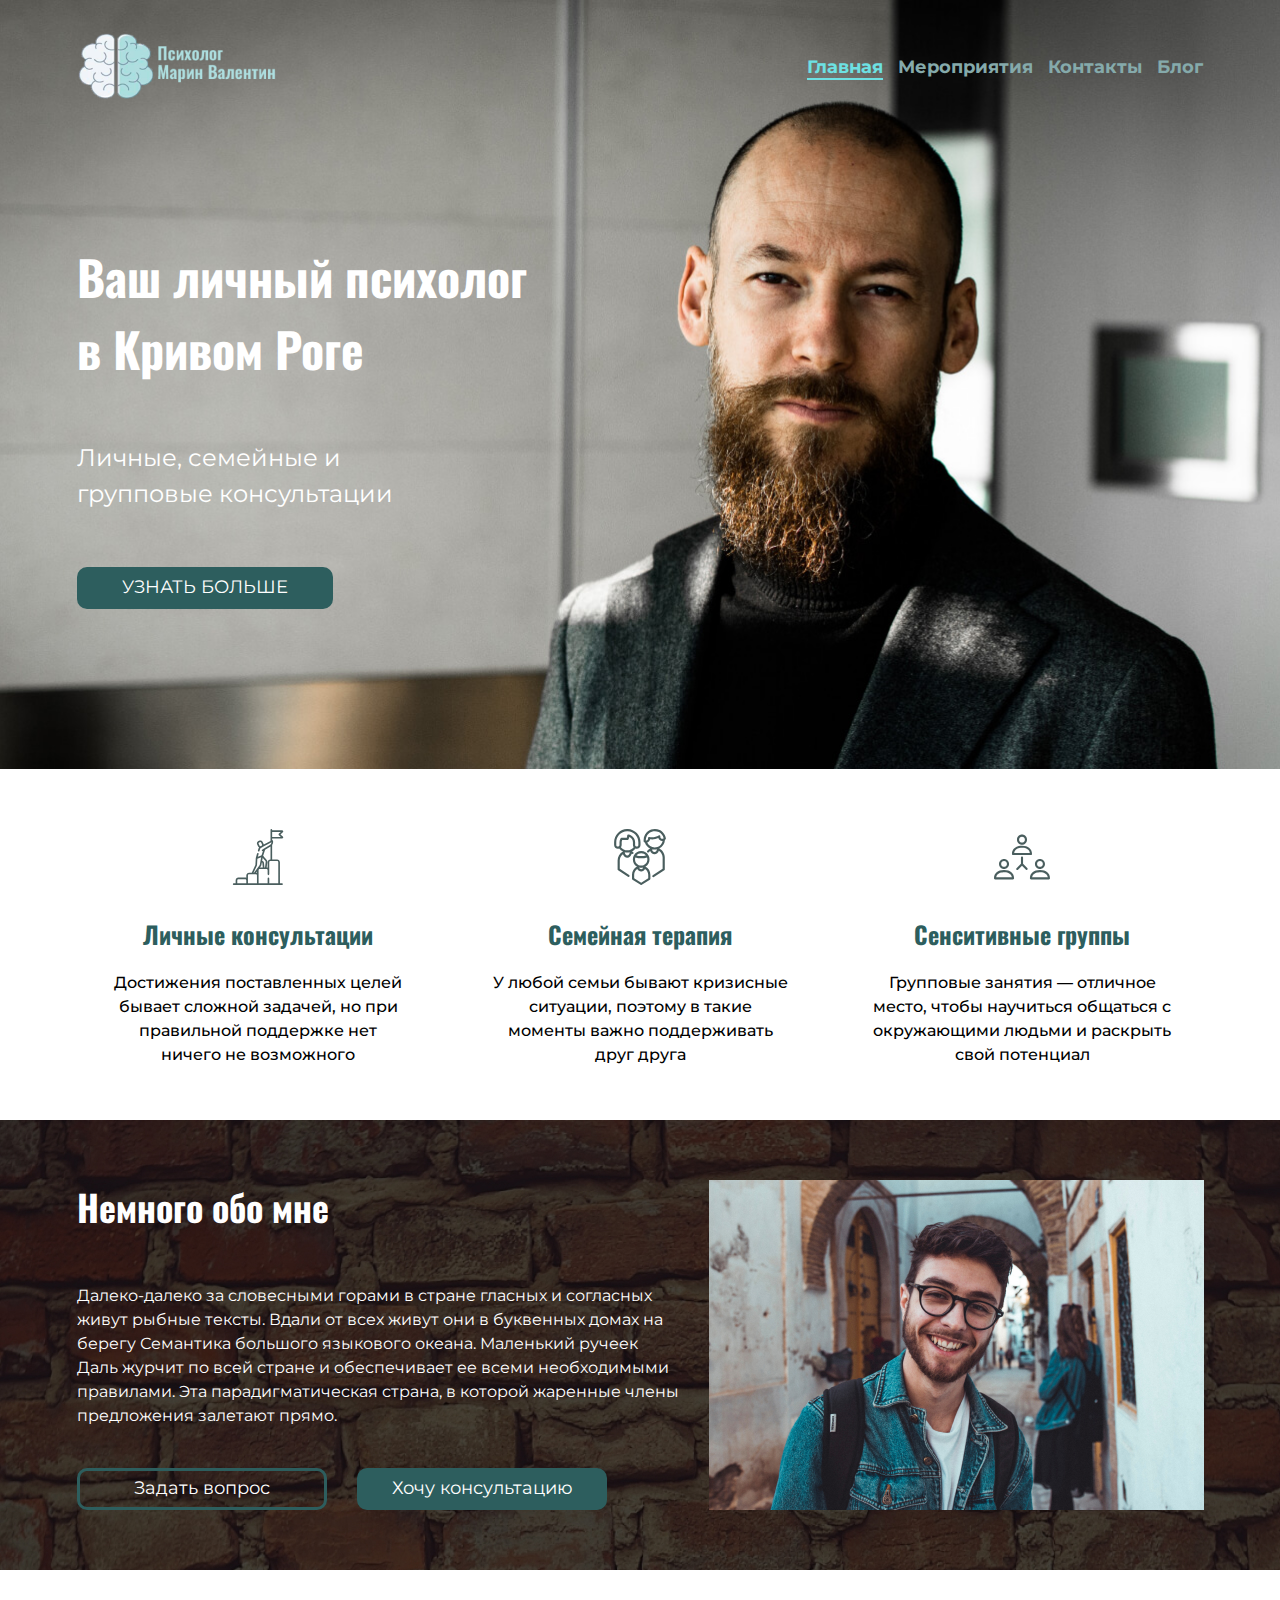
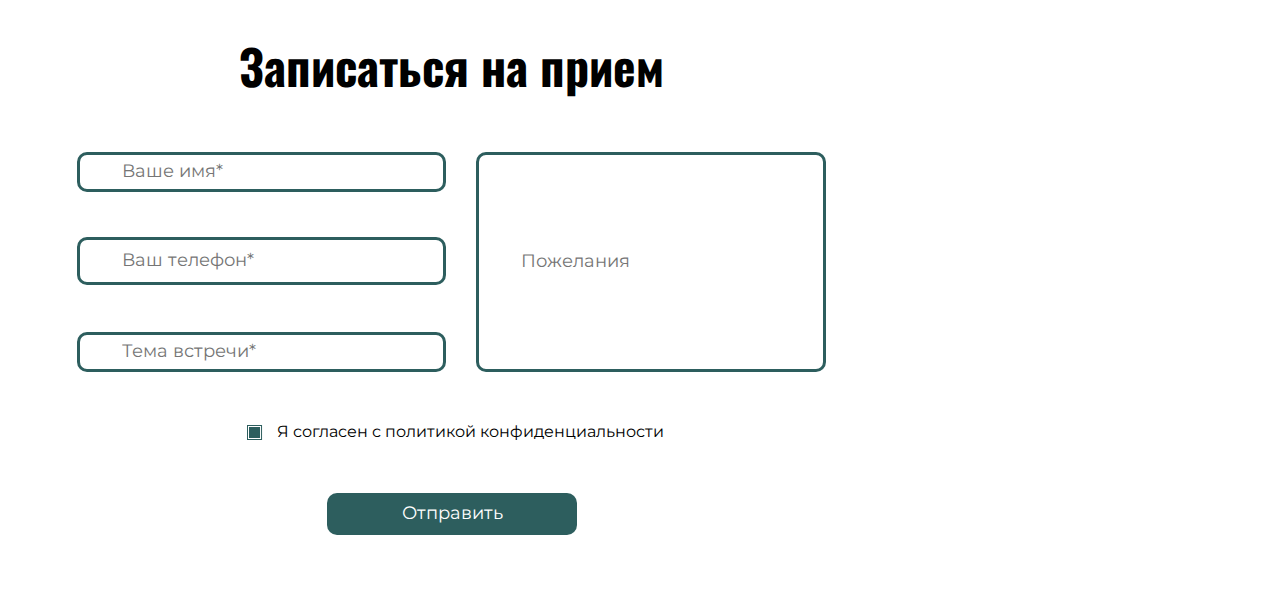
<file: Marin-Site/index.html>
<!DOCTYPE html>
<html lang="en">
  <head>
    <meta charset="UTF-8" />
    <meta name="viewport" content="width=device-width, initial-scale=1.0" />
    <title>Marin-Site</title>

    <link rel="stylesheet" href="css/style.css" />
  </head>
  <body>
    <header class="center header">
      <a href="#" class="logo">
        <img src="img/logo.png" alt="logo" />
      </a>
      <nav class="nav">
        <ul class="nav__list">
          <li class="nav__item">
            <a class="nav__link nav__link_active" href="#">Главная</a>
          </li>
          <li class="nav__item">
            <a class="nav__link" href="#">Мероприятия</a>
          </li>
          <li class="nav__item"><a class="nav__link" href="#">Контакты</a></li>
          <li class="nav__item"><a class="nav__link" href="#">Блог</a></li>
        </ul>
      </nav>
    </header>
    <main>
      <section class="center offer">
        <h1 class="offer__title">Ваш личный психолог в Кривом Роге</h1>
        <p class="offer__desc">Личные, семейные и групповые консультации</p>
        <a href="#" class="btn"> УЗНАТЬ БОЛЬШЕ </a>
      </section>

      <section class="services center">
        <article class="services__item">
          <img
            class="services__icon"
            src="img/goal.svg"
            alt="Личные консультации"
          />
          <h2 class="services__title">Личные консультации</h2>
          <p class="services__description">
            Достижения поставленных целей бывает сложной задачей, но при
            правильной поддержке нет ничего не возможного
          </p>
        </article>

        <article class="services__item">
          <img
            class="services__icon"
            src="img/family-room.svg"
            alt="Семейная терапия"
          />
          <h2 class="services__title">Семейная терапия</h2>
          <p class="services__description">
            У любой семьи бывают кризисные ситуации, поэтому в такие моменты
            важно поддерживать друг друга
          </p>
        </article>

        <article class="services__item">
          <img
            class="services__icon"
            src="img/network.svg"
            alt="Сенситивные группы"
          />
          <h2 class="services__title">Сенситивные группы</h2>
          <p class="services__description">
            Групповые занятия — отличное место, чтобы научиться общаться с
            окружающими людьми и раскрыть свой потенциал
          </p>
        </article>
      </section>

      <section class="center about">
        <h2 class="about__title">Немного обо мне</h2>
        <p class="about__desc">
          Далеко-далеко за словесными горами в стране гласных и согласных живут
          рыбные тексты. Вдали от всех живут они в буквенных домах на берегу
          Семантика большого языкового океана. Маленький ручеек Даль журчит по
          всей стране и обеспечивает ее всеми необходимыми правилами. Эта
          парадигматическая страна, в которой жаренные члены предложения
          залетают прямо.
        </p>
        <button class="btn btn_bordered">Задать вопрос</button>

        <a href="#" class="btn"> Хочу консультацию </a>
        <img src="img/photo.jpg" alt="photo" class="about__img">
      </section>
    
      <section class="center record">
        <h2 class="record__title">Записаться на прием</h2>
        <input class="btn btn_bordered btn_name" type="text" placeholder="Ваше имя*">
        <input class="btn btn_bordered btn_telef" type="text" placeholder="Ваш телефон*">
        <input class="btn btn_bordered btn_tema" type="text" placeholder="Тема встречи*">
        <input class="btn btn_bordered btn_max" type="text" placeholder="Пожелания">
        <img src="img/check.svg" alt="check" class="record__img btn_check">
        <p class="record__par">Я согласен с политикой конфиденциальности</p>
        <button class="btn btn btn_send">Отправить</button>

      

      </section>





    </main>
  </body>
</html>
</file>
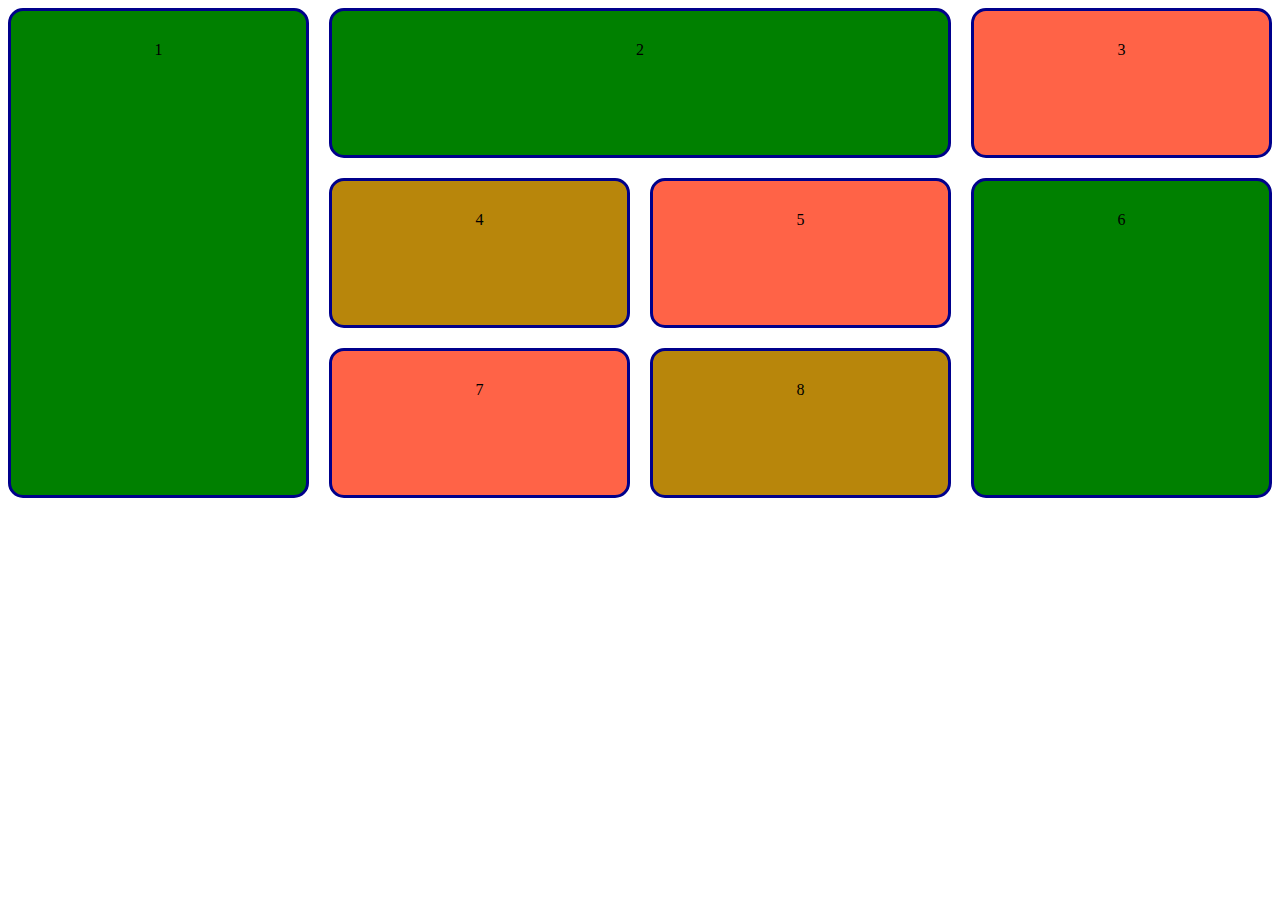
<file: grid.html>
<!DOCTYPE html>
<html lang="en">
<head>
    <meta charset="UTF-8">
    <meta name="viewport" content="width=device-width, initial-scale=1.0">
    <title>Grid</title>
    <link rel="stylesheet" href="css/grid.css">
</head>
<body>
    <section class="grid">
        <div class="grid-child">1</div>
        <div class="grid-child">2</div>
        <div class="grid-child">3</div>
        <div class="grid-child">4</div>
        <div class="grid-child">5</div>
        <div class="grid-child">6</div>
        <div class="grid-child">7</div>
        <div class="grid-child">8</div>
    </section>
    
</body>
</html>
</file>
<file: css/grid.css>
.grid {
    display: grid;
    grid-template-columns: 1fr 1fr 1fr 1fr;
    grid-template-rows: 150px 150px 150px;  
    gap: 20px;  
    text-align: center;
}
.grid-child {
    border: 3px solid darkblue;
    padding: 30px;
    border-radius: 15px;
}
.grid-child:nth-child(1) {
    background: green;
    grid-row: 1/4;
    
}
.grid-child:nth-child(2) {
    background: green;
    grid-column: 2/4;
    
}
.grid-child:nth-child(3) {
    background: tomato;
}
.grid-child:nth-child(4) {
    background: darkgoldenrod;
}
.grid-child:nth-child(5) {
    background: tomato;
}
.grid-child:nth-child(6) {
    background: green;
    grid-row: 2/4;
    grid-column: 4/5;
    
}
.grid-child:nth-child(7) {
    background: tomato;
}
.grid-child:nth-child(8) {
    background: darkgoldenrod;
}
</file>
<file: Marin-Site/css/style.css>
/*! normalize.css v8.0.1 | MIT License | github.com/necolas/normalize.css */
/* Document
   ========================================================================== */
/**
 * 1. Correct the line height in all browsers.
 * 2. Prevent adjustments of font size after orientation changes in iOS.
 */
html {
  line-height: 1.15; /* 1 */
  -webkit-text-size-adjust: 100%; /* 2 */
}

/* Sections
   ========================================================================== */
/**
 * Remove the margin in all browsers.
 */
body {
  margin: 0;
}

/**
 * Render the `main` element consistently in IE.
 */
main {
  display: block;
}

/**
 * Correct the font size and margin on `h1` elements within `section` and
 * `article` contexts in Chrome, Firefox, and Safari.
 */
h1 {
  font-size: 2em;
  margin: 0.67em 0;
}

/* Grouping content
   ========================================================================== */
/**
 * 1. Add the correct box sizing in Firefox.
 * 2. Show the overflow in Edge and IE.
 */
hr {
  box-sizing: content-box; /* 1 */
  height: 0; /* 1 */
  overflow: visible; /* 2 */
}

/**
 * 1. Correct the inheritance and scaling of font size in all browsers.
 * 2. Correct the odd `em` font sizing in all browsers.
 */
pre {
  font-family: monospace, monospace; /* 1 */
  font-size: 1em; /* 2 */
}

/* Text-level semantics
   ========================================================================== */
/**
 * Remove the gray background on active links in IE 10.
 */
a {
  background-color: transparent;
}

/**
 * 1. Remove the bottom border in Chrome 57-
 * 2. Add the correct text decoration in Chrome, Edge, IE, Opera, and Safari.
 */
abbr[title] {
  border-bottom: none; /* 1 */
  text-decoration: underline; /* 2 */
  text-decoration: underline dotted; /* 2 */
}

/**
 * Add the correct font weight in Chrome, Edge, and Safari.
 */
b,
strong {
  font-weight: bolder;
}

/**
 * 1. Correct the inheritance and scaling of font size in all browsers.
 * 2. Correct the odd `em` font sizing in all browsers.
 */
code,
kbd,
samp {
  font-family: monospace, monospace; /* 1 */
  font-size: 1em; /* 2 */
}

/**
 * Add the correct font size in all browsers.
 */
small {
  font-size: 80%;
}

/**
 * Prevent `sub` and `sup` elements from affecting the line height in
 * all browsers.
 */
sub,
sup {
  font-size: 75%;
  line-height: 0;
  position: relative;
  vertical-align: baseline;
}

sub {
  bottom: -0.25em;
}

sup {
  top: -0.5em;
}

/* Embedded content
   ========================================================================== */
/**
 * Remove the border on images inside links in IE 10.
 */
img {
  border-style: none;
}

/* Forms
   ========================================================================== */
/**
 * 1. Change the font styles in all browsers.
 * 2. Remove the margin in Firefox and Safari.
 */
button,
input,
optgroup,
select,
textarea {
  font-family: inherit; /* 1 */
  font-size: 100%; /* 1 */
  line-height: 1.15; /* 1 */
  margin: 0; /* 2 */
}

/**
 * Show the overflow in IE.
 * 1. Show the overflow in Edge.
 */
button,
input { /* 1 */
  overflow: visible;
}

/**
 * Remove the inheritance of text transform in Edge, Firefox, and IE.
 * 1. Remove the inheritance of text transform in Firefox.
 */
button,
select { /* 1 */
  text-transform: none;
}

/**
 * Correct the inability to style clickable types in iOS and Safari.
 */
button,
[type=button],
[type=reset],
[type=submit] {
  -webkit-appearance: button;
}

/**
 * Remove the inner border and padding in Firefox.
 */
button::-moz-focus-inner,
[type=button]::-moz-focus-inner,
[type=reset]::-moz-focus-inner,
[type=submit]::-moz-focus-inner {
  border-style: none;
  padding: 0;
}

/**
 * Restore the focus styles unset by the previous rule.
 */
button:-moz-focusring,
[type=button]:-moz-focusring,
[type=reset]:-moz-focusring,
[type=submit]:-moz-focusring {
  outline: 1px dotted ButtonText;
}

/**
 * Correct the padding in Firefox.
 */
fieldset {
  padding: 0.35em 0.75em 0.625em;
}

/**
 * 1. Correct the text wrapping in Edge and IE.
 * 2. Correct the color inheritance from `fieldset` elements in IE.
 * 3. Remove the padding so developers are not caught out when they zero out
 *    `fieldset` elements in all browsers.
 */
legend {
  box-sizing: border-box; /* 1 */
  color: inherit; /* 2 */
  display: table; /* 1 */
  max-width: 100%; /* 1 */
  padding: 0; /* 3 */
  white-space: normal; /* 1 */
}

/**
 * Add the correct vertical alignment in Chrome, Firefox, and Opera.
 */
progress {
  vertical-align: baseline;
}

/**
 * Remove the default vertical scrollbar in IE 10+.
 */
textarea {
  overflow: auto;
}

/**
 * 1. Add the correct box sizing in IE 10.
 * 2. Remove the padding in IE 10.
 */
[type=checkbox],
[type=radio] {
  box-sizing: border-box; /* 1 */
  padding: 0; /* 2 */
}

/**
 * Correct the cursor style of increment and decrement buttons in Chrome.
 */
[type=number]::-webkit-inner-spin-button,
[type=number]::-webkit-outer-spin-button {
  height: auto;
}

/**
 * 1. Correct the odd appearance in Chrome and Safari.
 * 2. Correct the outline style in Safari.
 */
[type=search] {
  -webkit-appearance: textfield; /* 1 */
  outline-offset: -2px; /* 2 */
}

/**
 * Remove the inner padding in Chrome and Safari on macOS.
 */
[type=search]::-webkit-search-decoration {
  -webkit-appearance: none;
}

/**
 * 1. Correct the inability to style clickable types in iOS and Safari.
 * 2. Change font properties to `inherit` in Safari.
 */
::-webkit-file-upload-button {
  -webkit-appearance: button; /* 1 */
  font: inherit; /* 2 */
}

/* Interactive
   ========================================================================== */
/*
 * Add the correct display in Edge, IE 10+, and Firefox.
 */
details {
  display: block;
}

/*
 * Add the correct display in all browsers.
 */
summary {
  display: list-item;
}

/* Misc
   ========================================================================== */
/**
 * Add the correct display in IE 10+.
 */
template {
  display: none;
}

/**
 * Add the correct display in IE 10.
 */
[hidden] {
  display: none;
}

@font-face {
  font-family: "Montserrat";
  src: url("../fonts/Montserrat/Montserrat-Black.woff2") format("woff2"), url("../fonts/Montserrat/Montserrat-Black.woff") format("woff");
  font-weight: 900;
  font-style: normal;
  font-display: swap;
}
@font-face {
  font-family: "Montserrat";
  src: url("../fonts/Montserrat/Montserrat-Bold.woff2") format("woff2"), url("../fonts/Montserrat/Montserrat-Bold.woff") format("woff");
  font-weight: bold;
  font-style: normal;
  font-display: swap;
}
@font-face {
  font-family: "Montserrat";
  src: url("../fonts/Montserrat/Montserrat-Light.woff2") format("woff2"), url("../fonts/Montserrat/Montserrat-Light.woff") format("woff");
  font-weight: 300;
  font-style: normal;
  font-display: swap;
}
@font-face {
  font-family: "Montserrat";
  src: url("../fonts/Montserrat/Montserrat-Medium.woff2") format("woff2"), url("../fonts/Montserrat/Montserrat-Medium.woff") format("woff");
  font-weight: 500;
  font-style: normal;
  font-display: swap;
}
@font-face {
  font-family: "Montserrat";
  src: url("../fonts/Montserrat/Montserrat-Regular.woff2") format("woff2"), url("../fonts/Montserrat/Montserrat-Regular.woff") format("woff");
  font-weight: normal;
  font-style: normal;
  font-display: swap;
}
@font-face {
  font-family: "Oswald";
  src: url("../fonts/Oswald/Oswald-Bold.woff2") format("woff2"), url("../fonts/Oswald/Oswald-Bold.woff") format("woff");
  font-weight: bold;
  font-style: normal;
  font-display: swap;
}
* {
  box-sizing: border-box;
}

body {
  font-family: "Montserrat", sans-serif;
  color: #000000;
}

h1, h2, h3, h4, h5, h6 {
  font-family: "Oswald", sans-serif;
}

.center {
  padding-left: calc(50vw - 563px);
  padding-right: calc(50vw - 563px);
}

a {
  outline: none;
}

.btn {
  border: none;
  border-radius: 10px;
  background: #2D5E5E;
  padding: 6px 42px;
  white-space: nowrap;
  display: inline-flex;
  min-width: 250px;
  align-items: center;
  justify-content: center;
  gap: 10px;
  color: #fff;
  text-decoration: none;
  font-size: 18px;
  line-height: 1.33;
  border: 3px solid transparent;
}
.btn_bordered {
  border-color: #2D5E5E;
  background: transparent;
}
.btn:hover, .btn:focus {
  opacity: 0.7;
}
.btn:active {
  opacity: 0.4;
}
.btn_name {
  grid-column: 1/2;
  grid-row: 2/7;
  max-height: 40px;
  max-width: 369px;
}
.btn_telef {
  grid-column: 1/2;
  grid-row: 3/7;
  max-height: 50px;
  max-width: 369px;
  margin-bottom: 87px;
  margin-top: 50px;
}
.btn_tema {
  grid-column: 1/2;
  grid-row: 4/7;
  max-height: 40px;
  max-width: 369px;
  margin-top: 110px;
}
.btn_max {
  max-width: 350px;
  min-height: 180px;
  grid-column: 2/2;
  grid-row: 2/7;
  background: transparent;
}
.btn_send {
  margin-left: 250px;
  grid-column: 1/2;
  grid-row: 8/8;
}

.header {
  display: flex;
  justify-content: space-between;
  align-items: center;
  padding-top: 30px;
  padding-bottom: 30px;
  position: absolute;
  width: 100%;
}

.nav__list {
  list-style: none;
  display: flex;
  gap: 15px;
}
.nav__link {
  text-decoration: none;
  color: #85AAAB;
  font-size: 18px;
  font-weight: 700;
}
.nav__link_active {
  color: #6DE1E3;
  border-bottom: 2px solid currentColor;
}
.nav__link:hover, .nav__link:focus {
  color: #63cdcf;
}

.offer {
  padding-top: 241px;
  padding-bottom: 160px;
  background-image: url(../img/photo-to-main-offer.jpg);
  background-position: center;
  background-repeat: no-repeat;
  background-size: cover;
  color: #fff;
}
.offer__title {
  max-width: 454px;
  font-size: 48px;
  line-height: 1.5;
  margin: 0 0 55px;
}
.offer__desc {
  max-width: 325px;
  font-size: 24px;
  line-height: 1.5;
  margin: 0 0 55px;
}
.offer .btn {
  text-transform: uppercase;
}

.services {
  display: flex;
  justify-content: space-around;
  padding-top: 60px;
  padding-bottom: 37px;
  gap: 20px;
}
.services__item {
  max-width: 300px;
  text-align: center;
}
.services__icon {
  margin-bottom: 30px;
}
.services__title {
  font-size: 24px;
  line-height: 1.33;
  margin: 0 0 20px;
  color: #2D5E5E;
}
.services__description {
  font-weight: 500;
  line-height: 1.5;
}

.about {
  background-image: url(../img/Rectangle.jpg);
  background-size: cover;
  color: #fff;
  padding-top: 60px;
  padding-bottom: 60px;
  display: grid;
  grid-template-columns: 250px 250px 1fr 494px;
  grid-template-rows: auto 1fr auto;
  gap: 35px 30px;
}
.about__img {
  grid-row: 1/4;
  grid-column: 4/5;
}
.about__title, .about__desc {
  grid-column: 1/4;
  margin: 0;
  line-height: 1.5;
}
.about__title {
  margin-bottom: 15px;
  font-size: 36px;
}

.record {
  color: #000;
  padding-top: 60px;
  padding-bottom: 60px;
  display: grid;
  grid-template-columns: 369px 350px;
  grid-template-rows: auto auto;
  gap: 35px 30px;
}
.record__img {
  grid-row: 5/6;
  grid-column: 2/7;
}
.record__title {
  margin: auto;
  grid-column: 1/3;
  line-height: 1.5;
  margin-bottom: 15px;
  font-size: 48px;
}
.record__par {
  grid-column: 1/2;
  grid-row: 7/7;
  margin-left: 200px;
  min-width: 500px;
}
.record__img {
  margin-top: 18px;
  margin-left: 170px;
  grid-column: 1/2;
  grid-row: 7/7;
}

/*# sourceMappingURL=style.css.map */
</file>
